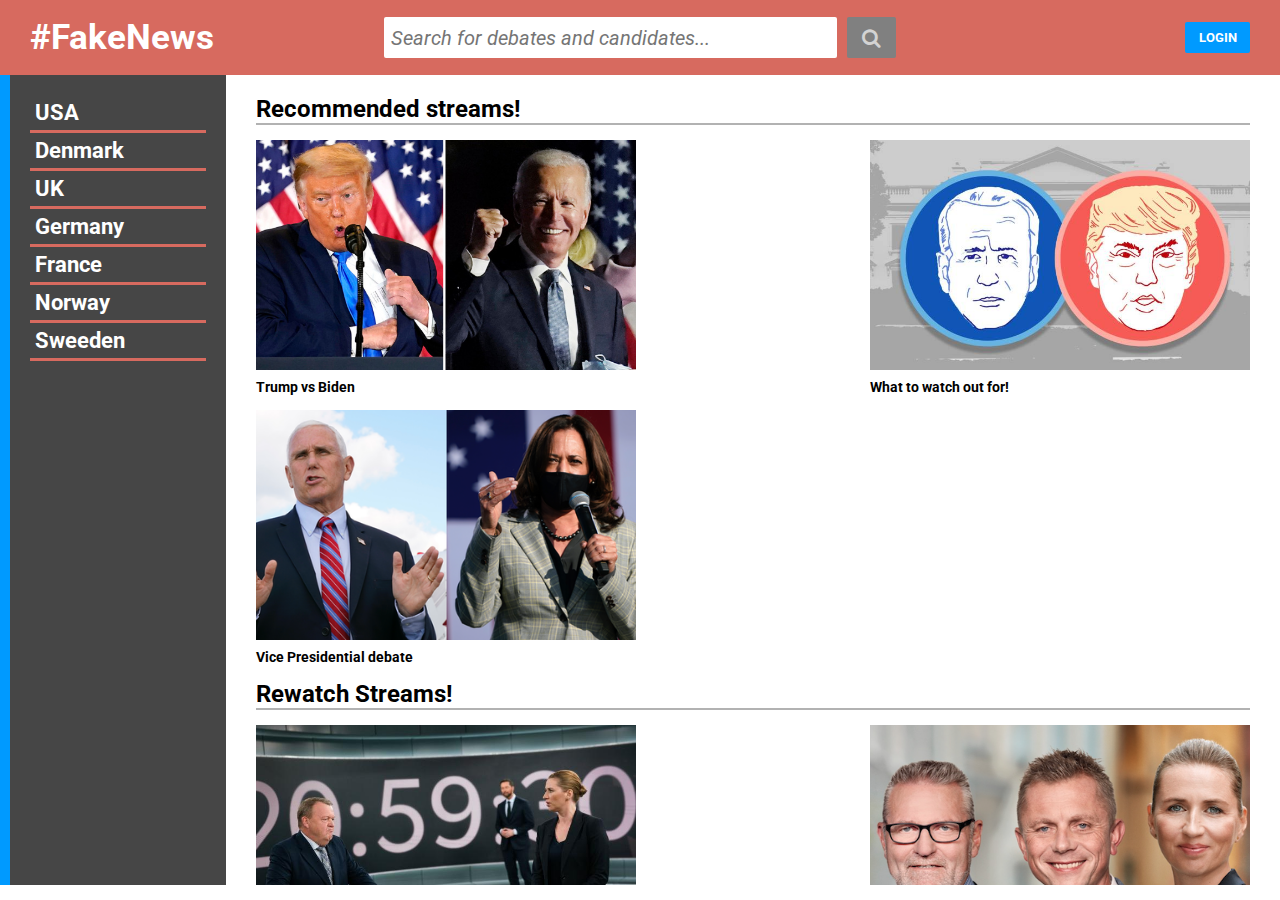
<file: index.html>
<!DOCTYPE html>
<html lang="en">
<head>
    <meta charset="UTF-8">
    <meta name="viewport" content="width=device-width, initial-scale=1.0">
    <link rel="stylesheet" href="../styles/styles.css">
    <link rel="stylesheet" href="https://cdnjs.cloudflare.com/ajax/libs/font-awesome/4.7.0/css/font-awesome.min.css">

    <title>Document</title>
</head>
<body>
    <Header class="header">
        <div class="col30">
            <a href="#"><h1 class="headline">#FakeNews</h1></a>
            
        </div>
        <div class="col40 flex center">
            <div class="search flex">
                <input type="text" placeholder="Search for debates and candidates...">
                <button><i class="fa fa-search" aria-hidden="true"></i></button>
            </div>
        </div>
        <div class="col30 flex end a-center">
            <p id="loggedInAs">Logged in as: <span class="span-name">Annonymous</span></p>
            <button class="login">LOGIN</button>
        </div>
        

    </Header>
    <main class="main">
        <nav class="navigation">
            <ul>
                <li class="li-header">USA</li>
                <a href="presidential.html"><li>Presidential Election</li></a>
                <a href="presidential.html"><li>Something Else</li></a>
            </ul>
            <ul>
                <li class="li-header">Denmark</li>
                <a href=""><li>Topic 1</li></a>
                <a href=""><li>Topic 2</li></a>
            </ul>
            <ul>
                <li class="li-header">UK</li>
                <a href=""><li>Topic 1</li></a>
                <a href=""><li>Topic 2</li></a>
                <a href=""><li>Topic 3</li></a>
                <a href=""><li>Topic 4</li></a>
            </ul>
            <ul>
                <li class="li-header">Germany</li>
                <a href=""><li>Topic 1</li></a>
                <a href=""><li>Topic 2</li></a>
            </ul>
            <ul>
                <li class="li-header">France</li>
                <a href=""><li>Topic 1</li></a>
                <a href=""><li>Topic 2</li></a>
                <a href=""><li>Topic 3</li></a>
            </ul>
            <ul>
                <li class="li-header">Norway</li>
                <a href=""><li>Topic 1</li></a>
            </ul>
            <ul>
                <li class="li-header">Sweeden</li>
                <a href=""><li>Topic 1</li></a>
                <a href=""><li>Topic 2</li></a>
            </ul>
        </nav>
        <div class="content">
            <div class="streams-wrapper">
                <h2 class="header2">Recommended streams!</h2>
                    <div class="recommended-content">
                        <div class="stream-item">
                            <a href="trump-biden.html">
                                <img src="../images/Trump-Biden.jpg" alt="">
                                <h2 class="stream-header">Trump vs Biden</h2>
                            </a>
                        </div>
                        <div class="stream-item">
                            <a href="trump-biden.html">
                                <img src="../images/watchout.jpg" alt="">
                                <h2 class="stream-header">What to watch out for!</h2>
                            </a>
                        </div>
                        <div class="stream-item">
                            <a href="trump-biden.html">
                                <img src="../images/file-20201007-22-je8lh.png" alt="">
                                <h2 class="stream-header">Vice Presidential debate</h2>
                            </a>
                        </div>
                </div>
            </div>
            <div class="streams-wrapper">
                <h2 class="header2">Rewatch Streams!</h2>
                    <div class="recommended-content">
                        <div class="stream-item">
                            <a href="trump-biden.html">
                                <img src="../images/debat.jpg" alt="">
                                <h2 class="stream-header">Mette vs Løkke</h2>
                            </a>
                        </div>
                        <div class="stream-item">
                            <a href="trump-biden.html">
                                <img src="../images/debat2.png" alt="">
                                <h2 class="stream-header">Den frie debat</h2>
                            </a>
                        </div>
                        <div class="stream-item">
                            <a href="trump-biden.html">
                                <img src="../images/58101.jpg" alt="">
                                <h2 class="stream-header">Løkke forsvarer</h2>
                            </a>
                        </div>
                    </div>
                </div>
            </div>
        </div>
    </main>
    
    <footer>

    </footer>
    <script src="../scripts/myscripts.js"></script>
</body>
</html>
</file>
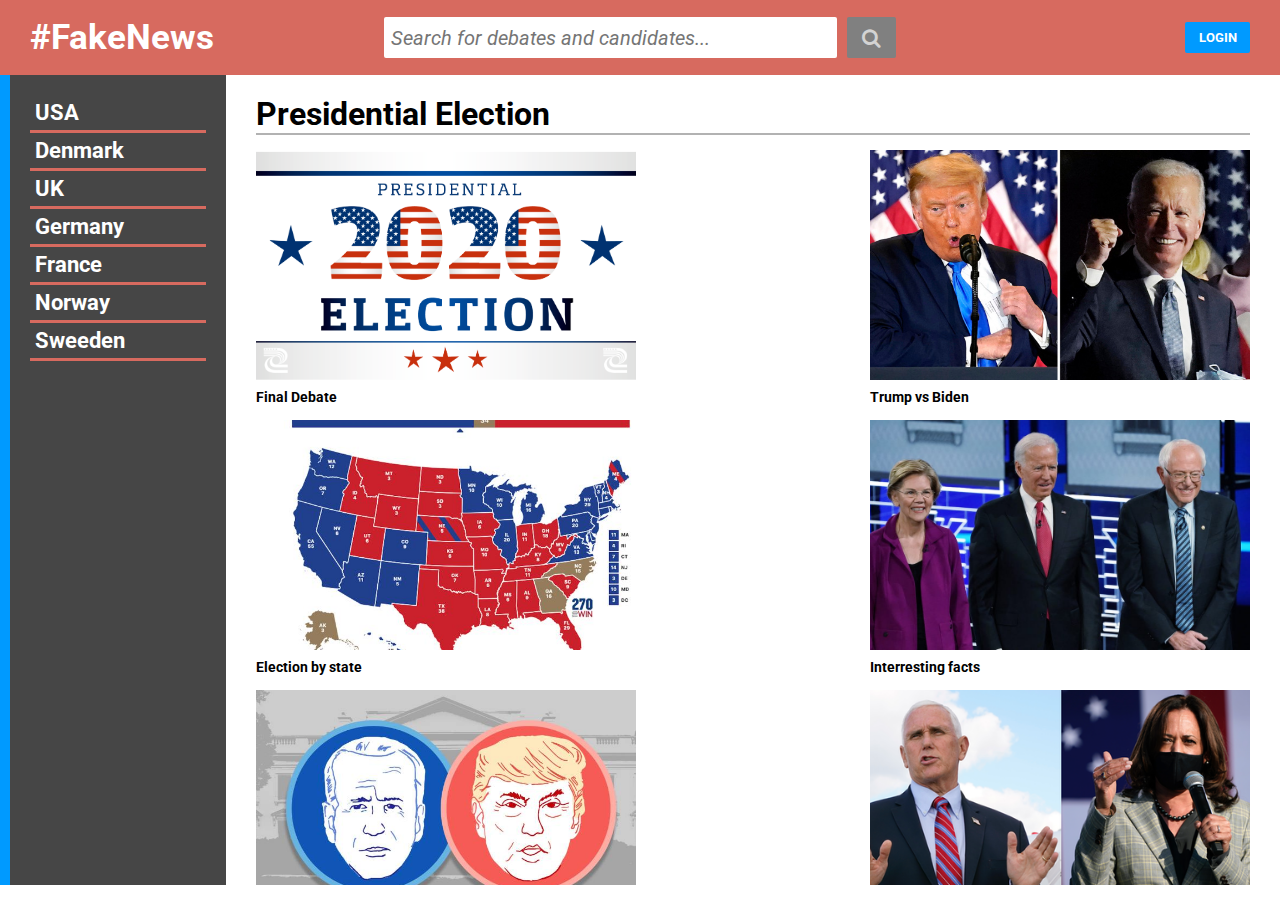
<file: pages/presidential.html>
<!DOCTYPE html>
<html lang="en">
<head>
    <meta charset="UTF-8">
    <meta name="viewport" content="width=device-width, initial-scale=1.0">
    <link rel="stylesheet" href="../styles/styles.css">
    <link rel="stylesheet" href="https://cdnjs.cloudflare.com/ajax/libs/font-awesome/4.7.0/css/font-awesome.min.css">

    <title>Document</title>
</head>
<body>
    <Header class="header">
        <div class="col30">
            <a href="index.html"><h1 class="headline">#FakeNews</h1></a>
            
        </div>
        <div class="col40 flex center">
            <div class="search flex">
                <input type="text" placeholder="Search for debates and candidates...">
                <button><i class="fa fa-search" aria-hidden="true"></i></button>
            </div>
        </div>
        <div class="col30 flex end a-center">
            <p id="loggedInAs">Logged in as: <span class="span-name">Annonymous</span></p>
            <button class="login">LOGIN</button>
        </div>
        

    </Header>
    <main class="main">
        <nav class="navigation">
            <ul>
                <li class="li-header">USA</li>
                <a href=""><li>Presidential Election</li></a>
                <a href=""><li>Something Else</li></a>
            </ul>
            <ul>
                <li class="li-header">Denmark</li>
                <a href=""><li>Topic 1</li></a>
                <a href=""><li>Topic 2</li></a>
            </ul>
            <ul>
                <li class="li-header">UK</li>
                <a href=""><li>Topic 1</li></a>
                <a href=""><li>Topic 2</li></a>
                <a href=""><li>Topic 3</li></a>
                <a href=""><li>Topic 4</li></a>
            </ul>
            <ul>
                <li class="li-header">Germany</li>
                <a href=""><li>Topic 1</li></a>
                <a href=""><li>Topic 2</li></a>
            </ul>
            <ul>
                <li class="li-header">France</li>
                <a href=""><li>Topic 1</li></a>
                <a href=""><li>Topic 2</li></a>
                <a href=""><li>Topic 3</li></a>
            </ul>
            <ul>
                <li class="li-header">Norway</li>
                <a href=""><li>Topic 1</li></a>
            </ul>
            <ul>
                <li class="li-header">Sweeden</li>
                <a href=""><li>Topic 1</li></a>
                <a href=""><li>Topic 2</li></a>
            </ul>
        </nav>
        <div class="content">
            <div class="streams-wrapper">
                <h1 class="header2">Presidential Election</h1>
                    <div class="recommended-content">
                        <div class="stream-item">
                            <a href="trump-biden.html">
                                <img src="../images/csm_US_Election_7459f952d2.png" alt="">
                                <h2 class="stream-header">Final Debate</h2>
                            </a>
                        </div>
                        <div class="stream-item">
                            <a href="trump-biden.html">
                                <img src="../images/Trump-Biden.jpg" alt="">
                                <h2 class="stream-header">Trump vs Biden</h2>
                            </a>
                        </div>
                        <div class="stream-item">
                            <a href="trump-biden.html">
                                <img src="../images/bystate.jpg" alt="">
                                <h2 class="stream-header">Election by state</h2>
                            </a>
                        </div>
                        <div class="stream-item">
                            <a href="trump-biden.html">
                                <img src="../images/facts.jpg" alt="">
                                <h2 class="stream-header">Interresting facts</h2>
                            </a>
                        </div>
                        <div class="stream-item">
                            <a href="trump-biden.html">
                                <img src="../images/watchout.jpg" alt="">
                                <h2 class="stream-header">What to watch out for!</h2>
                            </a>
                        </div>
                        
                        <div class="stream-item">
                            <a href="trump-biden.html">
                                <img src="../images/file-20201007-22-je8lh.png" alt="">
                                <h2 class="stream-header">Vice Presidential debate</h2>
                            </a>
                        </div>
                        <div class="stream-item">
                            <a href="trump-biden.html">
                                <img src="../images/csm_US_Election_7459f952d2.png" alt="">
                                <h2 class="stream-header">Final Debate</h2>
                            </a>
                        </div>
                        <div class="stream-item">
                            <a href="trump-biden.html">
                                <img src="../images/Trump-Biden.jpg" alt="">
                                <h2 class="stream-header">Trump vs Biden</h2>
                            </a>
                        </div>
                        <div class="stream-item">
                            <a href="trump-biden.html">
                                <img src="../images/bystate.jpg" alt="">
                                <h2 class="stream-header">Election by state</h2>
                            </a>
                        </div>
                        
                </div>
            </div>
        </div>
    </main>
    
    <footer>

    </footer>
    <script src="../scripts/myscripts.js"></script>
</body>
</html>
</file>
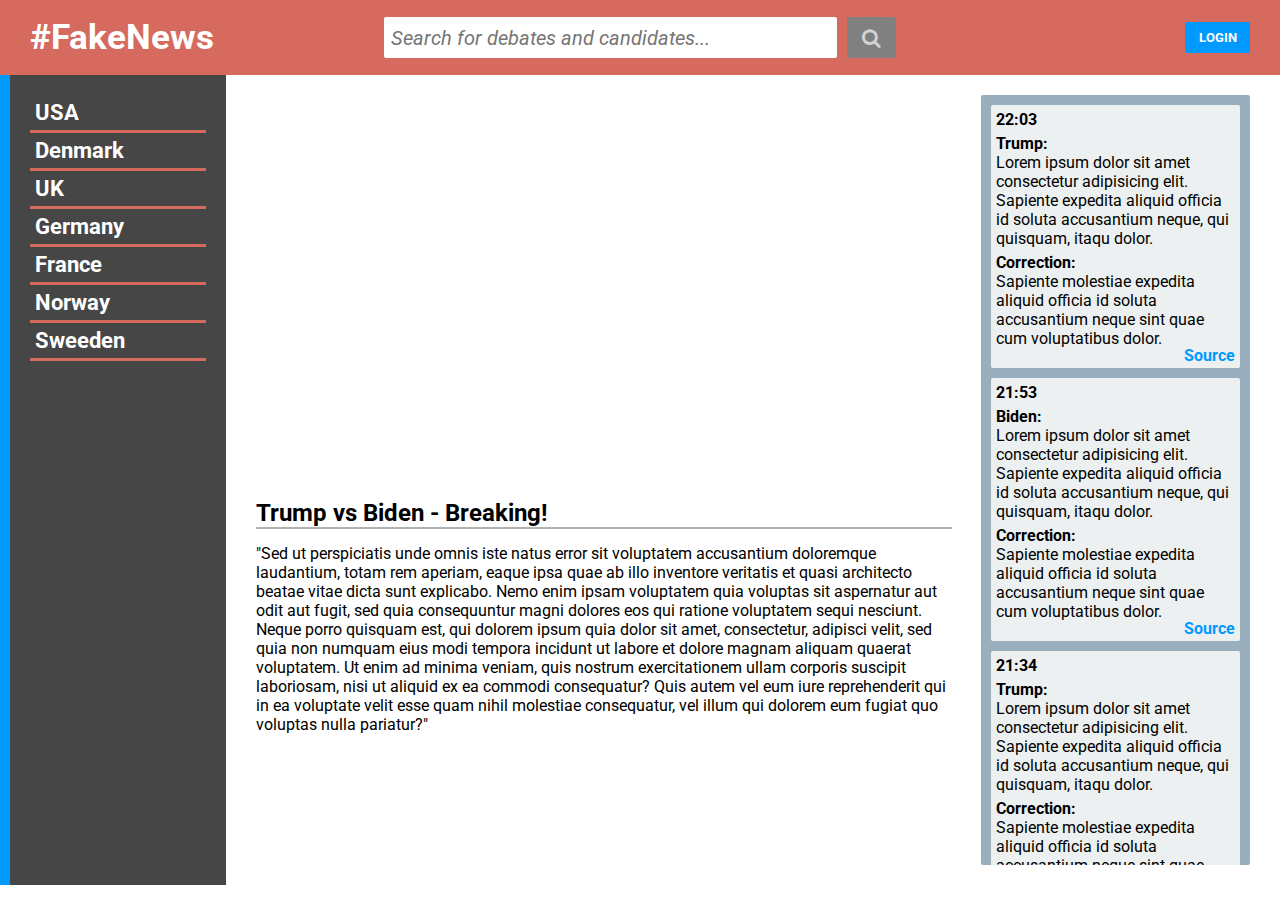
<file: pages/trump-biden.html>
<!DOCTYPE html>
<html lang="en">
<head>
    <meta charset="UTF-8">
    <meta name="viewport" content="width=device-width, initial-scale=1.0">
    <link rel="stylesheet" href="../styles/styles.css">
    <link rel="stylesheet" href="https://cdnjs.cloudflare.com/ajax/libs/font-awesome/4.7.0/css/font-awesome.min.css">


    <title>Trump vs Biden</title>
</head>
<body>
    <Header class="header">
        <div class="col30">
            <a href="index.html"><h1 class="headline">#FakeNews</h1></a>
            
        </div>
        <div class="col40 flex center">
            <div class="search flex">
                <input type="text" placeholder="Search for debates and candidates...">
                <button><i class="fa fa-search" aria-hidden="true"></i></button>
            </div>
        </div>
        <div class="col30 flex end a-center">
            <p id="loggedInAs">Logged in as: <span class="span-name">Annonymous</span></p>
            <button class="login">LOGIN</button>
        </div>
        

    </Header>
    <main class="main">
        <nav class="navigation">
            <ul>
                <li class="li-header">USA</li>
                <a href="presidential.html"><li>Presidential Election</li></a>
                <a href="presidential.html"><li>Something Else</li></a>
            </ul>
            <ul>
                <li class="li-header">Denmark</li>
                <a href=""><li>Topic 1</li></a>
                <a href=""><li>Topic 2</li></a>
            </ul>
            <ul>
                <li class="li-header">UK</li>
                <a href=""><li>Topic 1</li></a>
                <a href=""><li>Topic 2</li></a>
                <a href=""><li>Topic 3</li></a>
                <a href=""><li>Topic 4</li></a>
            </ul>
            <ul>
                <li class="li-header">Germany</li>
                <a href=""><li>Topic 1</li></a>
                <a href=""><li>Topic 2</li></a>
            </ul>
            <ul>
                <li class="li-header">France</li>
                <a href=""><li>Topic 1</li></a>
                <a href=""><li>Topic 2</li></a>
                <a href=""><li>Topic 3</li></a>
            </ul>
            <ul>
                <li class="li-header">Norway</li>
                <a href=""><li>Topic 1</li></a>
            </ul>
            <ul>
                <li class="li-header">Sweeden</li>
                <a href=""><li>Topic 1</li></a>
                <a href=""><li>Topic 2</li></a>
            </ul>
        </nav>
        <div class="content flex between">
            <div class="stream-section">
                <iframe width="850" height="400" src="https://www.youtube.com/embed/Nln67NPrXnM" frameborder="0" allow="accelerometer; autoplay; clipboard-write; encrypted-media; gyroscope; picture-in-picture" allowfullscreen>
                </iframe>
                <!-- <img src="https://via.placeholder.com/900x400" alt="">-->
                <h2 class="header2">Trump vs Biden - Breaking!</h2>
                <p>"Sed ut perspiciatis unde omnis iste natus error sit voluptatem accusantium doloremque laudantium, totam rem aperiam, eaque ipsa quae ab illo inventore veritatis et quasi architecto beatae vitae dicta sunt explicabo. Nemo enim ipsam voluptatem quia voluptas sit aspernatur aut odit aut fugit, sed quia consequuntur magni dolores eos qui ratione voluptatem sequi nesciunt. Neque porro quisquam est, qui dolorem ipsum quia dolor sit amet, consectetur, adipisci velit, sed quia non numquam eius modi tempora incidunt ut labore et dolore magnam aliquam quaerat voluptatem. Ut enim ad minima veniam, quis nostrum exercitationem ullam corporis suscipit laboriosam, nisi ut aliquid ex ea commodi consequatur? Quis autem vel eum iure reprehenderit qui in ea voluptate velit esse quam nihil molestiae consequatur, vel illum qui dolorem eum fugiat quo voluptas nulla pariatur?"</p>
            </div>
            <div class="factchecker-section">
                <div class="factchecker-item">
                    <p class="fact-timestamp"> 22:03</p>
                    <p class="fact-candidate">Trump:</p>
                    <p class="fact-assertion">Lorem ipsum dolor sit amet consectetur adipisicing elit. Sapiente expedita aliquid officia id soluta accusantium neque, qui quisquam, itaqu dolor.</p>
                    <p class="fact-candidate">Correction:</p>
                    <p class="fact-correction">Sapiente molestiae expedita aliquid officia id soluta accusantium neque sint quae cum voluptatibus dolor.</p>
                    <a class="fact-source" href="#">Source</a>
                </div>
                <div class="factchecker-item">
                    <p class="fact-timestamp"> 21:53</p>
                    <p class="fact-candidate">Biden:</p>
                    <p class="fact-assertion">Lorem ipsum dolor sit amet consectetur adipisicing elit. Sapiente expedita aliquid officia id soluta accusantium neque, qui quisquam, itaqu dolor.</p>
                    <p class="fact-candidate">Correction:</p>
                    <p class="fact-correction">Sapiente molestiae expedita aliquid officia id soluta accusantium neque sint quae cum voluptatibus dolor.</p>
                    <a class="fact-source" href="#">Source</a>
                </div>
                <div class="factchecker-item">
                    <p class="fact-timestamp"> 21:34</p>
                    <p class="fact-candidate">Trump:</p>
                    <p class="fact-assertion">Lorem ipsum dolor sit amet consectetur adipisicing elit. Sapiente expedita aliquid officia id soluta accusantium neque, qui quisquam, itaqu dolor.</p>
                    <p class="fact-candidate">Correction:</p>
                    <p class="fact-correction">Sapiente molestiae expedita aliquid officia id soluta accusantium neque sint quae cum voluptatibus dolor.</p>
                    <a class="fact-source" href="#">Source</a>
                </div>
                <div class="factchecker-item">
                    <p class="fact-timestamp"> 21:07</p>
                    <p class="fact-candidate">Trump:</p>
                    <p class="fact-assertion">Lorem ipsum dolor sit amet consectetur adipisicing elit. Sapiente expedita aliquid officia id soluta accusantium neque, qui quisquam, itaqu dolor.</p>
                    <p class="fact-candidate">Correction:</p>
                    <p class="fact-correction">Sapiente molestiae expedita aliquid officia id soluta accusantium neque sint quae cum voluptatibus dolor.</p>
                    <a class="fact-source" href="#">Source</a>
                </div>
                <div class="factchecker-item">
                    <p class="fact-timestamp"> 21:01</p>
                    <p class="fact-candidate">Biden:</p>
                    <p class="fact-assertion">Lorem ipsum dolor sit amet consectetur adipisicing elit. Sapiente expedita aliquid officia id soluta accusantium neque, qui quisquam, itaqu dolor.</p>
                    <p class="fact-candidate">Correction:</p>
                    <p class="fact-correction">Sapiente molestiae expedita aliquid officia id soluta accusantium neque sint quae cum voluptatibus dolor.</p>
                    <a class="fact-source" href="#">Source</a>
                </div>
                <div class="factchecker-item">
                    <p class="fact-timestamp"> 20:46</p>
                    <p class="fact-candidate">Trump:</p>
                    <p class="fact-assertion">Lorem ipsum dolor sit amet consectetur adipisicing elit. Sapiente expedita aliquid officia id soluta accusantium neque, qui quisquam, itaqu dolor.</p>
                    <p class="fact-candidate">Correction:</p>
                    <p class="fact-correction">Sapiente molestiae expedita aliquid officia id soluta accusantium neque sint quae cum voluptatibus dolor.</p>
                    <a class="fact-source" href="#">Source</a>
                </div>
                <div class="factchecker-item">
                    <p class="fact-timestamp"> 20:32</p>
                    <p class="fact-candidate">Trump:</p>
                    <p class="fact-assertion">Lorem ipsum dolor sit amet consectetur adipisicing elit. Sapiente expedita aliquid officia id soluta accusantium neque, qui quisquam, itaqu dolor.</p>
                    <p class="fact-candidate">Correction:</p>
                    <p class="fact-correction">Sapiente molestiae expedita aliquid officia id soluta accusantium neque sint quae cum voluptatibus dolor.</p>
                    <a class="fact-source" href="#">Source</a>
                </div>
            </div>
        </div>
    </main>
    
    <footer>

    </footer>
    <script src="../scripts/myscripts.js"></script>
</body>
</html>
</file>
<file: styles/styles.css>
@import url('https://fonts.googleapis.com/css2?family=Roboto:wght@700&display=swap');
@import url('https://fonts.googleapis.com/css2?family=Roboto&display=swap');
*{
    margin: 0;
    padding: 0;
    font-family: 'Roboto', sans-serif;
}  
html {
    margin: 0;
    padding: 0;
}

.body {
    width: 100%;
    min-height: 700px;
    margin: 0;
    padding: 0;
}
html, body{
    height: 100%;
}
a{
    border: none;
    text-decoration: none;
    color: inherit;
}
a h1:hover{
    color: #009AFF;
}
.header {
    width: 100%;
    height: 75px;
    background-color: #D76A5F;
    display: flex;
    align-items: center;
}
.headline{
    font-size: 35px;
    font-weight: bold;
    color: #fff;
    padding-left: 30px;
}
.main {
    width: 100%;
    height: 90%;
    display: flex;
}
.content{
    width: 85%;
    padding: 20px 30px;
    overflow-y: scroll;
}
.navigation{
    width: 15%;
    background-color: #464646;
    border-left: 10px solid #009AFF;
    padding: 20px;
    overflow-y: auto;
}
.navigation ul{
    color: #fff;
    text-decoration: none;
    list-style-type: none;
    cursor: pointer;
}
.navigation ul li{
    padding: 5px;
    font-weight: normal;
}
.navigation ul a{
    display: none;
}
.navigation ul li:hover{
    color:lightgray;
}
.li-header{
    font-weight: bold !important;
    font-size: 22px;
    border-bottom: 3px solid #d76a5f;
}
.streams-wrapper{
}
.recommended-content{
    display: flex;
    justify-content: space-between;
    align-items: center;
    flex-wrap: wrap;
}
.header2{
    border-bottom: 2px solid rgba(0,0,0,0.3);
    margin-bottom: 15px;
}
.stream-header{
    font-weight: bold;
    font-size: 14px;
    padding: 5px 0;
}
.stream-item{
    cursor: pointer;
    width: 380px;
    min-width: 240px;
    height: 230px;
    min-height: 150px;
    margin-bottom: 40px;
}
.stream-item img{
    width: 100%;
    height: 100%;
    object-fit: cover;
}
.stream-item img:hover{
    -webkit-box-shadow: 2px 2px 5px 0px rgba(0,0,0,0.75);
-moz-box-shadow: 2px 2px 5px 0px rgba(0,0,0,0.75);
box-shadow: 2px 2px 5px 0px rgba(0,0,0,0.75);
}
.col30{
    width: 30%;
}
.col33{
    width: 33%;
}
.col40{
    width: 40%;
}
.flex{
    display: flex;
}
.center{
    justify-content: center;
}
.end{
    justify-content: flex-end;
}
.between{
    justify-content: space-between;
}
.a-center{
    align-items: center;
}
.search{
    width: 100%;
}
.search input{
    border-radius: 2px;
    height: 35px;
    width: 100%;
    min-width: 330px;
    border: none;
    font-size: 20px;
    outline: none;
    padding: 0 4px;
    font-style: italic;
    margin-right: 10px;
    border: 3px solid transparent;
}
.search input:focus{
    border: 3px solid #009AFF;
    border-color: #009AFF;
}
.search button{
    padding: 2px 15px;
    background-color: gray;
    border-radius: 2px;
    outline: none;
    border: none;
    font-size: 20px;
    color: lightgray;
    cursor: pointer;
}
.serach button:hover{
    cursor: pointer;
}
.login{
  width: 65px;
  padding: 8px;
  font-weight: bold;
  cursor: pointer;
  background-color: #009AFF;
  outline: none;
  border: none;
  border-radius: 2px;
  color: #fff;
  margin-right: 30px;

}
.login:hover{
    background-color: #eeeeee;
    color: #000;
}

.stream-section{
    width: 70%;
    
}
.stream-section img{
    width: 100%;
    margin-bottom: 10px;
}
.stream-section p{
    font-weight: normal;
}

.factchecker-section{
    width: 25%;
    background-color: #99AFBE;
    border-radius: 2px;
    padding: 10px;
    overflow-y: auto;
   
}
#loggedInAs{
    padding-right: 10px;
    color: #fff;
    font-style: italic;
    display: none;
}
.span-name{
    color: #009AFF;
    font-weight: bold;
    font-size: 20px;
    background-color: #eeeeee;
    padding: 0px 6px;
    border-radius: 2px;
    margin-left: 5px;
}
/*  Factchecker elements styling */
.factchecker-item{
    background-color: #ECF0F1;
    border-radius: 2px;
    padding: 5px;
    position: relative;
    margin-bottom: 10px;
}
.fact-timestamp, .fact-candidate{
    font-weight: bold;
    font-size: 16px;
}
.fact-assertion, .fact-correction{
    font-weight: normal;
}
.fact-timestamp, .fact-assertion, .fact-correction{
    margin-bottom: 5px;
}
.fact-correction{
    margin-bottom: 15px;
}

.fact-source{
    position: absolute;
    bottom: 3px;
    right: 5px;
    font-weight: bold;
    color: #009AFF;
}
iframe {
    max-width: 100% !important;
    
}
::-webkit-scrollbar {
    display: none;
}
</file>
